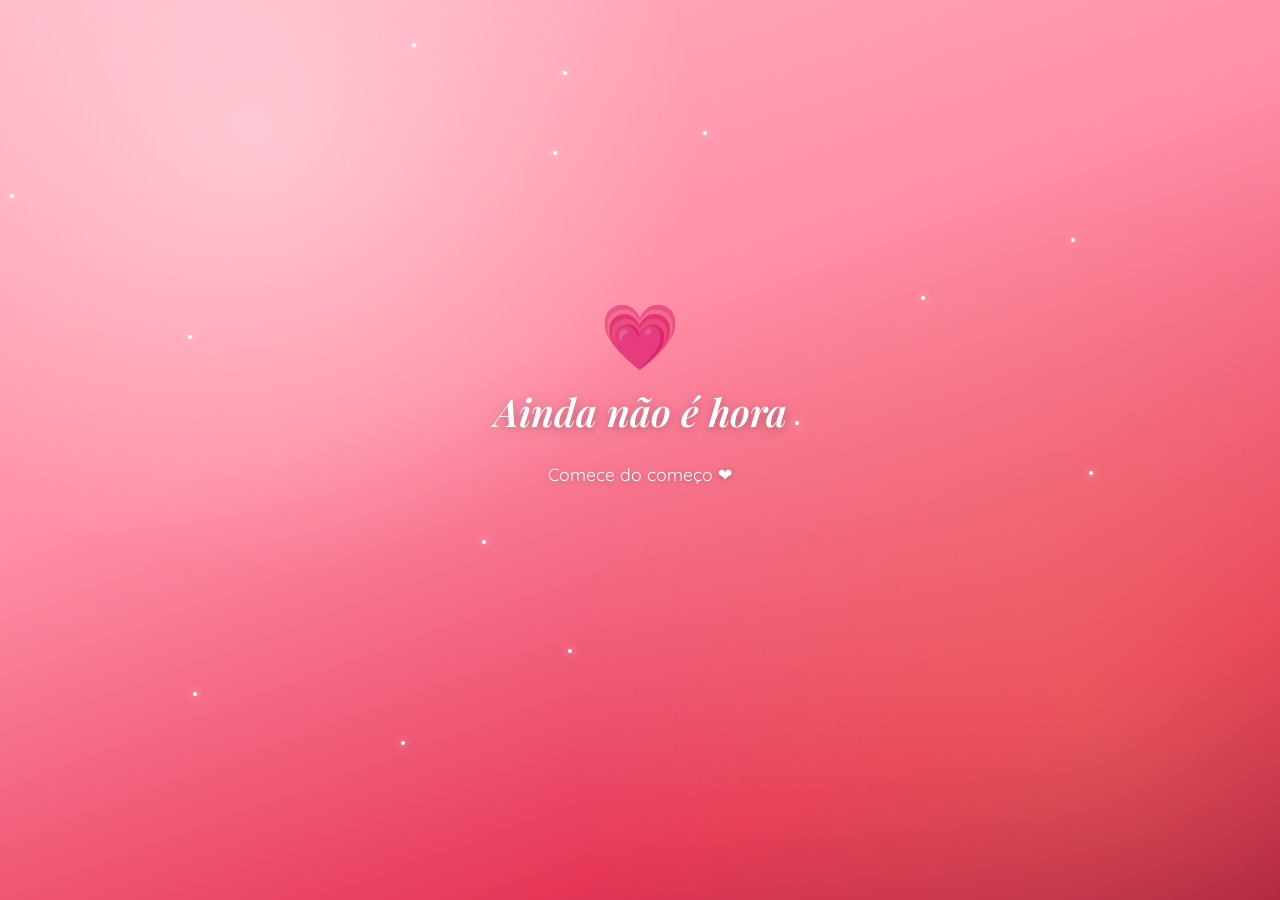
<file: index.html>
<!doctype html>
<html lang="pt-BR">
<head>
<meta charset="utf-8">
<meta name="viewport" content="width=device-width,initial-scale=1,viewport-fit=cover">
<meta name="robots" content="noindex,nofollow">
<meta name="theme-color" content="#e63757">
<link rel="icon" href="data:image/svg+xml,%3Csvg xmlns=%22http://www.w3.org/2000/svg%22 viewBox=%220 0 100 100%22%3E%3Ctext y=%22.9em%22 font-size=%2290%22%3E%E2%9D%A4%EF%B8%8F%3C/text%3E%3C/svg%3E"><title>Pra você, Pri ❤️</title>
<link rel="preconnect" href="https://fonts.googleapis.com"><link rel="preconnect" href="https://fonts.gstatic.com" crossorigin><link href="https://fonts.googleapis.com/css2?family=Caveat:wght@500;600&family=Playfair+Display:ital,wght@1,600&family=Quicksand:wght@500;600;700&display=swap" rel="stylesheet">
<link rel="stylesheet" href="assets/style.css">
</head>
<body data-step="0">
<main id="app"></main>
<script src="assets/jsQR.js"></script>
<script src="assets/app.js"></script>
</body>
</html>
</file>
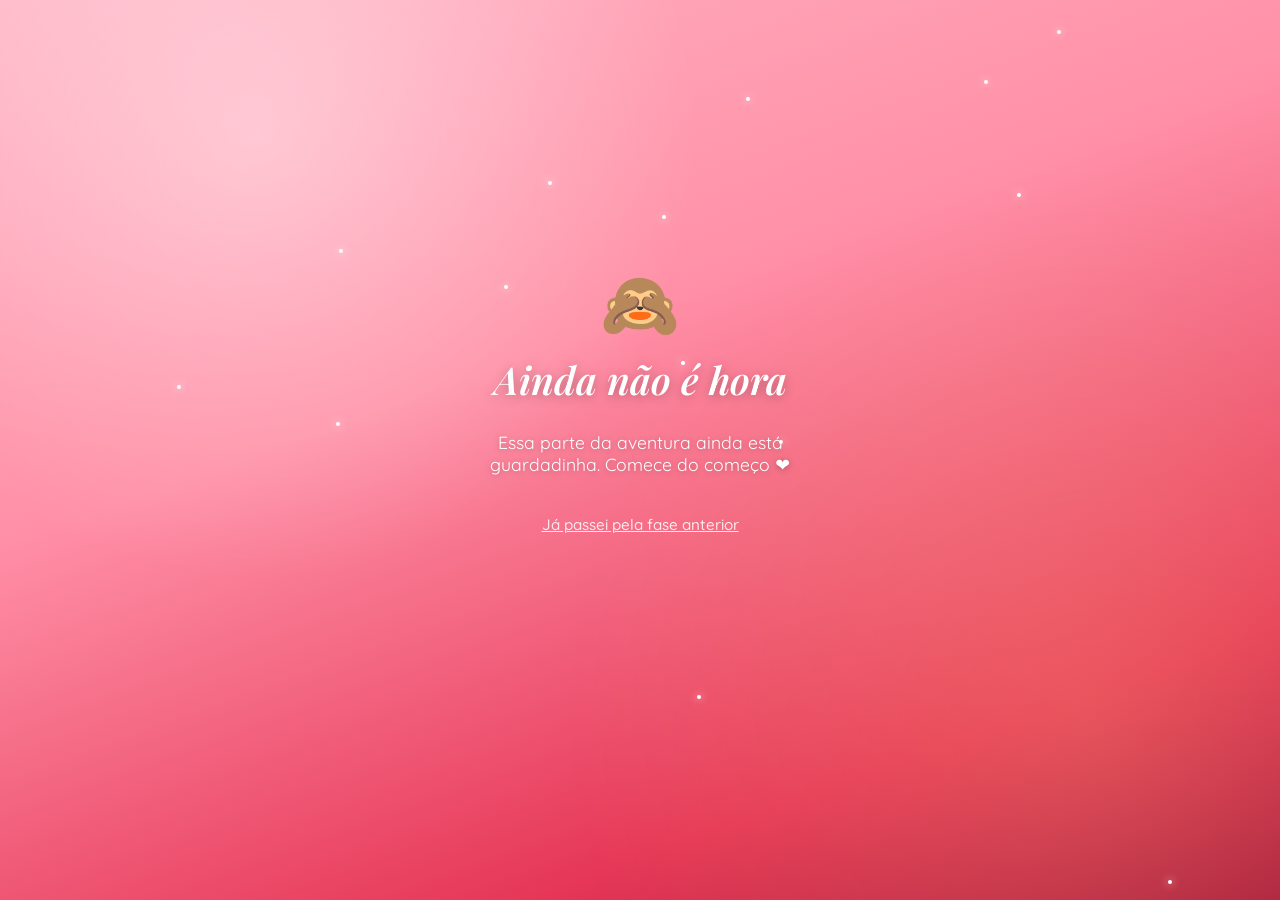
<file: f/2d7e6b2c6a9a/index.html>
<!doctype html>
<html lang="pt-BR">
<head>
<meta charset="utf-8">
<meta name="viewport" content="width=device-width,initial-scale=1,viewport-fit=cover">
<meta name="robots" content="noindex,nofollow">
<meta name="theme-color" content="#e63757">
<link rel="icon" href="data:image/svg+xml,%3Csvg xmlns=%22http://www.w3.org/2000/svg%22 viewBox=%220 0 100 100%22%3E%3Ctext y=%22.9em%22 font-size=%2290%22%3E%E2%9D%A4%EF%B8%8F%3C/text%3E%3C/svg%3E"><title>Pra você, Pri ❤️</title>
<link rel="preconnect" href="https://fonts.googleapis.com"><link rel="preconnect" href="https://fonts.gstatic.com" crossorigin><link href="https://fonts.googleapis.com/css2?family=Caveat:wght@500;600&family=Playfair+Display:ital,wght@1,600&family=Quicksand:wght@500;600;700&display=swap" rel="stylesheet">
<link rel="stylesheet" href="../../assets/style.css">
</head>
<body data-step="2">
<main id="app"></main>
<script src="../../assets/jsQR.js"></script>
<script src="../../assets/app.js"></script>
</body>
</html>
</file>
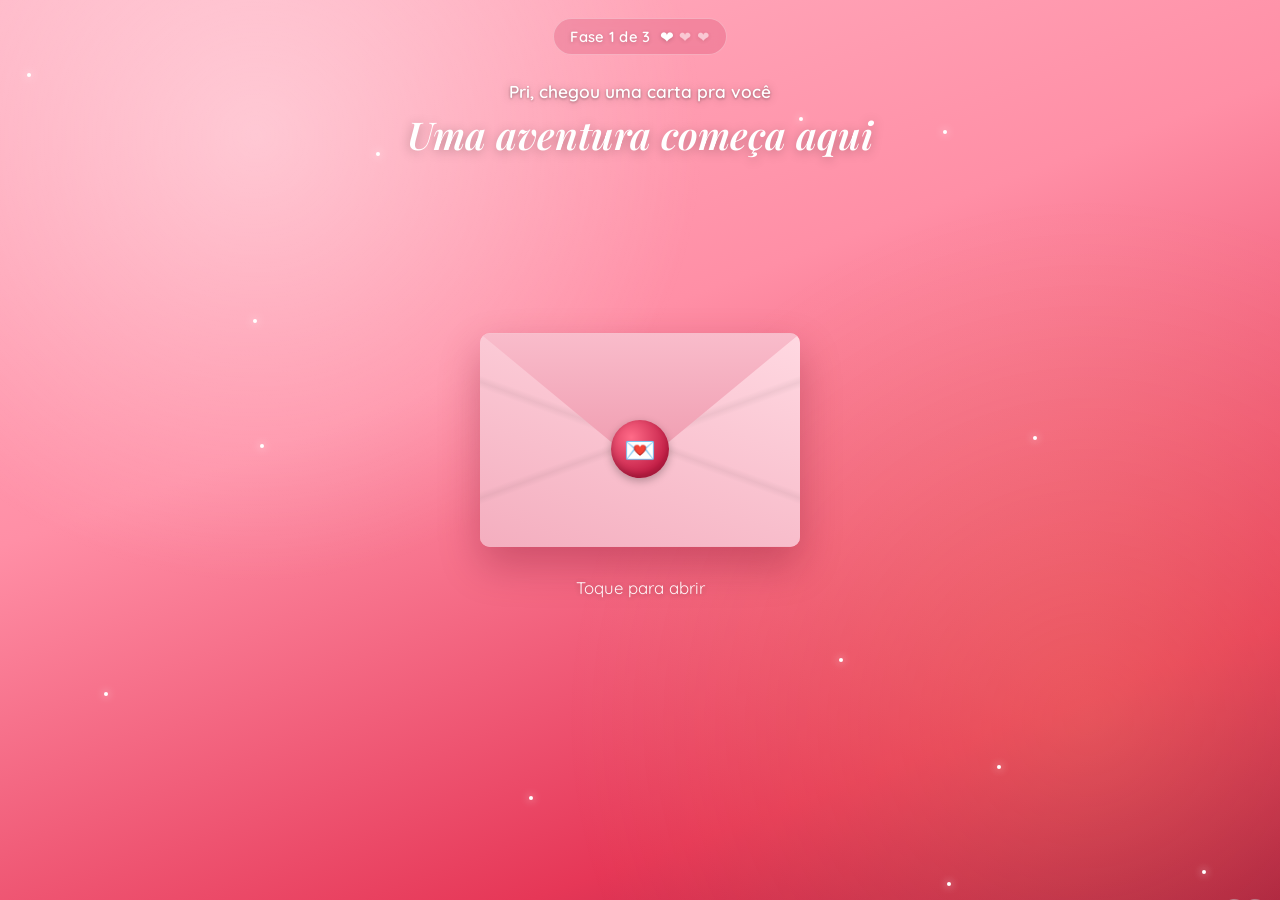
<file: f/7e2d624bb694/index.html>
<!doctype html>
<html lang="pt-BR">
<head>
<meta charset="utf-8">
<meta name="viewport" content="width=device-width,initial-scale=1,viewport-fit=cover">
<meta name="robots" content="noindex,nofollow">
<meta name="theme-color" content="#e63757">
<link rel="icon" href="data:image/svg+xml,%3Csvg xmlns=%22http://www.w3.org/2000/svg%22 viewBox=%220 0 100 100%22%3E%3Ctext y=%22.9em%22 font-size=%2290%22%3E%E2%9D%A4%EF%B8%8F%3C/text%3E%3C/svg%3E"><title>Pra você, Pri ❤️</title>
<link rel="preconnect" href="https://fonts.googleapis.com"><link rel="preconnect" href="https://fonts.gstatic.com" crossorigin><link href="https://fonts.googleapis.com/css2?family=Caveat:wght@500;600&family=Playfair+Display:ital,wght@1,600&family=Quicksand:wght@500;600;700&display=swap" rel="stylesheet">
<link rel="stylesheet" href="../../assets/style.css">
</head>
<body data-step="1">
<main id="app"></main>
<script src="../../assets/jsQR.js"></script>
<script src="../../assets/app.js"></script>
</body>
</html>
</file>
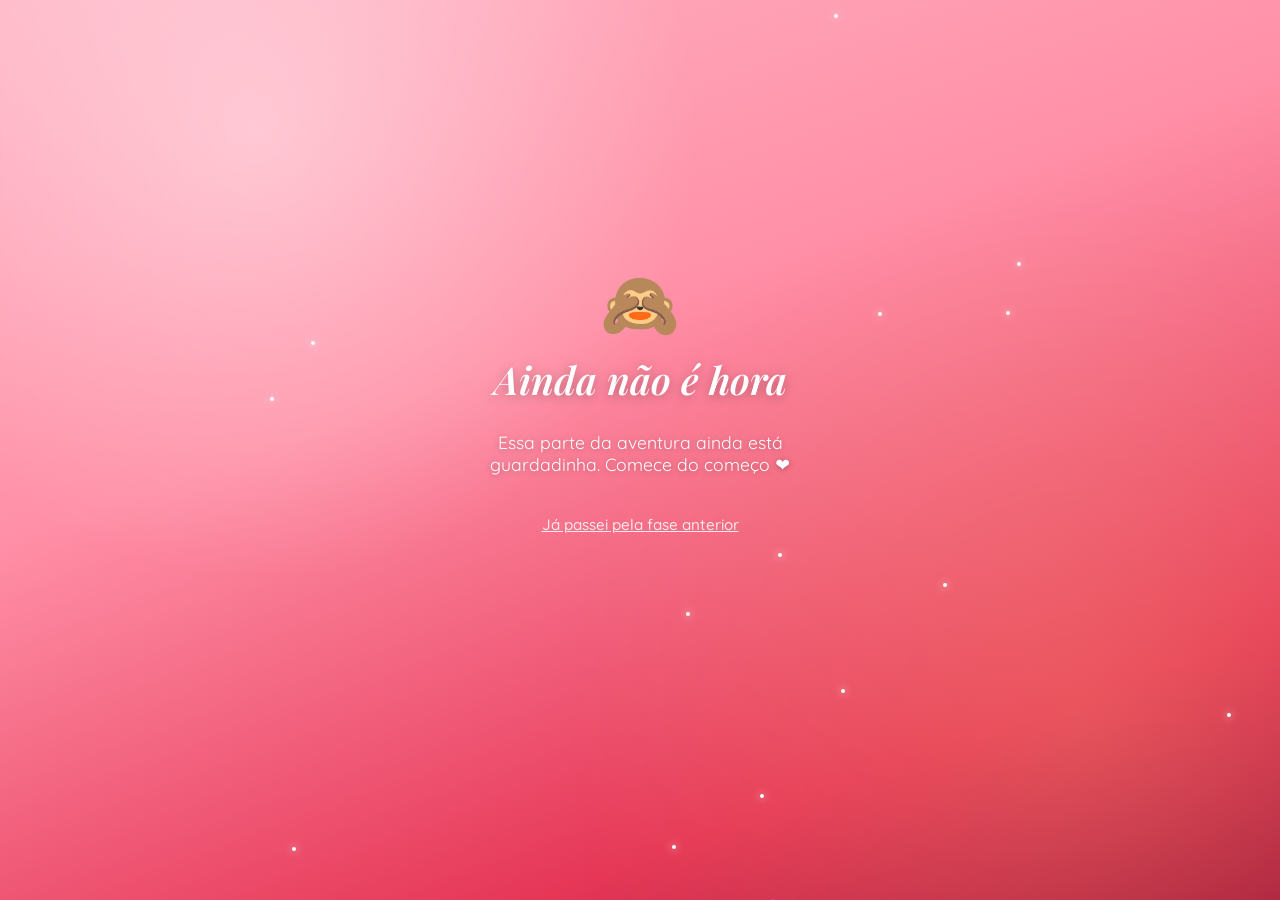
<file: f/9bf3e1d763c5/index.html>
<!doctype html>
<html lang="pt-BR">
<head>
<meta charset="utf-8">
<meta name="viewport" content="width=device-width,initial-scale=1,viewport-fit=cover">
<meta name="robots" content="noindex,nofollow">
<meta name="theme-color" content="#e63757">
<link rel="icon" href="data:image/svg+xml,%3Csvg xmlns=%22http://www.w3.org/2000/svg%22 viewBox=%220 0 100 100%22%3E%3Ctext y=%22.9em%22 font-size=%2290%22%3E%E2%9D%A4%EF%B8%8F%3C/text%3E%3C/svg%3E"><title>Pra você, Pri ❤️</title>
<link rel="preconnect" href="https://fonts.googleapis.com"><link rel="preconnect" href="https://fonts.gstatic.com" crossorigin><link href="https://fonts.googleapis.com/css2?family=Caveat:wght@500;600&family=Playfair+Display:ital,wght@1,600&family=Quicksand:wght@500;600;700&display=swap" rel="stylesheet">
<link rel="stylesheet" href="../../assets/style.css">
</head>
<body data-step="3">
<main id="app"></main>
<script src="../../assets/jsQR.js"></script>
<script src="../../assets/app.js"></script>
</body>
</html>
</file>
<file: assets/style.css>
:root{--rose:#e63757;--rose-d:#b81f43;--blush:#ffd6e0;--paper:#fffaf5;--ink:#5a2a36;--gold:#d9a441}
*{box-sizing:border-box;-webkit-tap-highlight-color:transparent}
html,body{margin:0;min-height:100%;height:100%}
body{font-family:Quicksand,system-ui,sans-serif;color:#fff;background:linear-gradient(160deg,#ffb3c4 0%,#ff8fa6 40%,#e63757 80%,#a9183c 100%) fixed;overflow-x:hidden;display:flex;flex-direction:column;align-items:center}
body::before{content:"";position:fixed;inset:0;background:radial-gradient(circle at 20% 15%,#fff6 0,transparent 35%),radial-gradient(circle at 85% 80%,#ffd27a33 0,transparent 40%);pointer-events:none;z-index:0}
.h{position:fixed;bottom:-40px;animation:up linear infinite;opacity:.65;z-index:0;pointer-events:none;user-select:none}
@keyframes up{to{transform:translateY(-115vh) rotate(25deg);opacity:0}}
.sparkle{position:fixed;width:4px;height:4px;border-radius:50%;background:#fff;box-shadow:0 0 8px #fff;animation:tw 3s ease-in-out infinite;z-index:0;pointer-events:none}
@keyframes tw{50%{opacity:.1;transform:scale(.4)}}
#app{position:relative;z-index:2;width:100%;max-width:520px;min-height:100%;display:flex;flex-direction:column;align-items:center;padding:calc(18px + env(safe-area-inset-top)) 20px calc(120px + env(safe-area-inset-bottom))}

/* progress */
.progress{display:flex;align-items:center;gap:10px;background:#c21d4533;border:1px solid #ffffff55;backdrop-filter:blur(8px);-webkit-backdrop-filter:blur(8px);padding:8px 16px;border-radius:999px;font-weight:600;letter-spacing:.3px;font-size:.92rem;text-shadow:0 1px 4px #0003;animation:fade .8s ease both}
.progress .dots{display:flex;gap:6px}
.progress .dot{font-size:.9rem;filter:grayscale(1) brightness(1.6);opacity:.55;transition:.4s}
.progress .dot.on{filter:none;opacity:1;transform:scale(1.15)}

.kicker{margin:26px 0 6px;font-size:1.08rem;font-weight:600;text-align:center;text-shadow:0 1px 3px #0005,0 1px 10px #0004;animation:fade 1s .2s ease both}
.headline{font-family:'Playfair Display',Georgia,serif;font-style:italic;font-weight:600;font-size:clamp(1.7rem,7.5vw,2.4rem);text-align:center;margin:0 0 8px;text-shadow:0 2px 12px #0004;animation:fade 1s .35s ease both}

/* envelope */
.stage{flex:1;display:flex;flex-direction:column;align-items:center;justify-content:center;width:100%;min-height:340px}
.envelope{position:relative;width:min(78vw,320px);aspect-ratio:3/2;cursor:pointer;perspective:900px;animation:float 3.2s ease-in-out infinite,drop 1.1s cubic-bezier(.2,1.4,.4,1) both;outline:none}
.envelope:focus-visible{filter:drop-shadow(0 0 10px #fff)}
@keyframes float{50%{transform:translateY(-10px) rotate(-1deg)}}
@keyframes drop{from{opacity:0;transform:translateY(-80px) scale(.7) rotate(-8deg)}}
.env-back{position:absolute;inset:0;background:linear-gradient(160deg,#f7c7d2,#eea1b3);border-radius:10px;box-shadow:0 18px 40px #7a0f2a55}
.env-letter{position:absolute;left:7%;right:7%;top:8%;height:84%;background:var(--paper);border-radius:6px;box-shadow:0 2px 8px #0002;transition:transform 1s cubic-bezier(.3,.8,.3,1) .45s;display:flex;align-items:flex-start;justify-content:center;padding-top:14%;color:var(--rose);font-family:Caveat,cursive;font-size:1.5rem}
.env-front{position:absolute;inset:0;border-radius:10px;background:linear-gradient(200deg,#ffd9e2,#f4aebf);clip-path:polygon(0 0,50% 58%,100% 0,100% 100%,0 100%);z-index:3}
.env-front::after{content:"";position:absolute;inset:0;background:linear-gradient(20deg,transparent 48%,#0000000d 50%,transparent 52%),linear-gradient(-20deg,transparent 48%,#0000000d 50%,transparent 52%)}
.env-flap{position:absolute;left:0;right:0;top:0;height:62%;background:linear-gradient(180deg,#f9bccb,#ef9aae);clip-path:polygon(0 0,100% 0,50% 100%);transform-origin:top;transition:transform .7s ease,z-index 0s .35s;z-index:4;border-radius:10px 10px 0 0}
.seal{position:absolute;left:50%;top:54%;transform:translate(-50%,-50%);width:58px;height:58px;border-radius:50%;background:radial-gradient(circle at 35% 30%,#ff6b88,#c21d45 70%);box-shadow:0 3px 8px #0004,inset 0 -3px 6px #0003;display:flex;align-items:center;justify-content:center;font-size:1.6rem;z-index:5;transition:.4s}
.envelope.open{animation:none}
.envelope.open .seal{transform:translate(-50%,-50%) scale(0);opacity:0}
.envelope.open .env-flap{transform:rotateX(180deg);z-index:1}
.envelope.open .env-letter{transform:translateY(-62%)}
.envelope.gone{transition:opacity .6s,transform .6s;opacity:0;transform:scale(1.15) translateY(-20px)}
.tap{margin-top:30px;font-size:1.05rem;opacity:.95;animation:pulse 1.8s ease-in-out infinite;text-shadow:0 1px 6px #0004}
@keyframes pulse{50%{opacity:.45;transform:scale(.97)}}

/* letter card */
.card{position:relative;width:100%;margin-top:26px;background:var(--paper);color:var(--ink);border-radius:18px;padding:34px 26px 30px;box-shadow:0 24px 60px #6d0b2566,0 0 0 1px #fff inset;background-image:linear-gradient(transparent 0 calc(100% - 1px),#f3d9de 0),linear-gradient(180deg,#fffaf5,#fff1ec);background-size:100% 2.1rem,100% 100%;animation:unfold 1s cubic-bezier(.2,.9,.3,1.2) both;transform-origin:top center}
.card::before{content:"";position:absolute;top:-14px;left:50%;transform:translateX(-50%);width:84px;height:26px;background:#ffc2cfcc;border-radius:3px;box-shadow:0 2px 4px #0001;rotate:-3deg}
@keyframes unfold{from{opacity:0;transform:perspective(800px) rotateX(-70deg) translateY(-30px)}}
.card h2{font-family:'Playfair Display',Georgia,serif;font-style:italic;font-weight:600;color:var(--rose);font-size:1.7rem;margin:0 0 14px}
.card .body p{font-family:Caveat,cursive;font-size:1.65rem;line-height:2.1rem;margin:0 0 2.1rem;opacity:0;animation:fade .9s ease forwards}
.card .body p:last-child{margin-bottom:0}
.card .sign{font-family:Caveat,cursive;font-size:1.8rem;text-align:right;color:var(--rose-d);margin-top:14px;opacity:0;animation:fade 1s ease forwards}
.hint{margin-top:22px;text-align:center;font-size:.98rem;text-shadow:0 1px 5px #0004;opacity:0;animation:fade 1s ease forwards}
@keyframes fade{from{opacity:0;transform:translateY(10px)}to{opacity:1;transform:none}}

/* bottom actions */
.actions{position:fixed;left:0;right:0;bottom:0;z-index:20;display:flex;justify-content:center;padding:0 20px calc(18px + env(safe-area-inset-bottom));pointer-events:none;opacity:0;transform:translateY(30px);transition:.6s}
.actions.show{opacity:1;transform:none}
.actions .inner{width:100%;max-width:520px;display:flex;align-items:center;justify-content:space-between;pointer-events:auto}
.typebtn{background:#ffffff33;border:1px solid #ffffff77;color:#fff;font:600 .95rem Quicksand,sans-serif;padding:11px 16px;border-radius:999px;backdrop-filter:blur(8px);-webkit-backdrop-filter:blur(8px);cursor:pointer}
.cambtn{width:68px;height:68px;border-radius:50%;border:none;background:linear-gradient(145deg,#fff,#ffe1e8);color:var(--rose);box-shadow:0 10px 26px #7a0f2a66,0 0 0 6px #ffffff40;display:flex;align-items:center;justify-content:center;cursor:pointer;animation:ring 2.4s ease-out infinite}
.cambtn svg{width:32px;height:32px}
@keyframes ring{0%{box-shadow:0 10px 26px #7a0f2a66,0 0 0 0 #ffffffaa}70%{box-shadow:0 10px 26px #7a0f2a66,0 0 0 16px #ffffff00}100%{box-shadow:0 10px 26px #7a0f2a66,0 0 0 0 #ffffff00}}

/* overlays */
.overlay{position:fixed;inset:0;z-index:50;background:#2a0a14e6;display:flex;flex-direction:column;align-items:center;justify-content:center;padding:24px;animation:fade .3s ease both}
.overlay[hidden]{display:none}
.scanbox{position:relative;width:min(84vw,380px);aspect-ratio:1;border-radius:22px;overflow:hidden;background:#000;box-shadow:0 0 0 3px #ffffff33}
.scanbox video{width:100%;height:100%;object-fit:cover;display:block}
.scanbox .frame{position:absolute;inset:14%;border-radius:16px;box-shadow:0 0 0 999px #0006;border:3px solid #ffffffcc}
.scanbox .line{position:absolute;left:16%;right:16%;height:2px;background:linear-gradient(90deg,transparent,#ff8fa3,transparent);top:16%;animation:scan 2s ease-in-out infinite alternate}
@keyframes scan{to{top:84%}}
.ov-title{font-family:'Playfair Display',Georgia,serif;font-style:italic;font-size:1.5rem;margin:0 0 16px;text-align:center}
.ov-msg{min-height:1.5em;margin:16px 0 4px;text-align:center;font-size:1rem}
.ov-msg.err{color:#ffc0cc}
.ov-row{display:flex;gap:12px;margin-top:14px;flex-wrap:wrap;justify-content:center}
.btn{background:#fff;color:var(--rose);border:none;font:700 1rem Quicksand,sans-serif;padding:12px 22px;border-radius:999px;cursor:pointer;box-shadow:0 6px 16px #0003}
.btn.ghost{background:transparent;color:#fff;border:1px solid #ffffff88;box-shadow:none}
.codeinput{font:700 1.8rem/1 Quicksand,monospace;letter-spacing:.45em;text-transform:uppercase;text-align:center;width:min(78vw,300px);padding:14px 10px 14px 24px;border-radius:16px;border:2px solid #ffffff88;background:#ffffff1a;color:#fff;outline:none}
.codeinput:focus{border-color:#fff;background:#ffffff2a}
.shake{animation:shake .45s}
@keyframes shake{20%,60%{transform:translateX(-8px)}40%,80%{transform:translateX(8px)}}
.success{position:fixed;inset:0;z-index:60;display:flex;align-items:center;justify-content:center;font-size:5rem;background:radial-gradient(circle,#ff8fa3ee,#e63757f5);animation:fade .3s both}
.success span{animation:beat .8s ease infinite}
@keyframes beat{30%{transform:scale(1.25)}}

/* locked */
.locked{flex:1;display:flex;flex-direction:column;align-items:center;justify-content:center;text-align:center;animation:fade 1s ease both}
.locked .big{font-size:4rem;margin-bottom:10px;animation:float 3s ease-in-out infinite}
.locked p{font-size:1.1rem;max-width:340px;text-shadow:0 1px 6px #0004}
.link{background:none;border:none;color:#fff;text-decoration:underline;font:500 .95rem Quicksand,sans-serif;opacity:.85;margin-top:22px;cursor:pointer}
@media (prefers-reduced-motion:reduce){*{animation-duration:.01s!important;animation-iteration-count:1!important;transition-duration:.01s!important}}

/* ---------- fase 3: cadeado ---------- */
.lockpanel{width:100%;margin-top:22px;display:flex;flex-direction:column;align-items:center;animation:fade 1s ease both}
.padlock{width:86px;height:100px;margin:4px 0 14px;filter:drop-shadow(0 8px 16px #7a0f2a66)}
.padlock svg{width:100%;height:100%;overflow:visible}
.padlock .shackle{stroke:#f3d9a0;transition:transform .8s cubic-bezier(.3,1.6,.5,1);transform-origin:88px 64px}
.padlock .body{fill:#e0ac48}
.padlock .hole{fill:#7a4a10}
.lockpanel.open .padlock .shackle{transform:translateY(-16px) rotate(28deg)}
.lockpanel.open .padlock{animation:beat .7s ease 2}
.dials{width:100%;display:flex;flex-direction:column;gap:12px}
.dial{background:#fffaf5;color:var(--ink);border-radius:18px;padding:14px 14px 12px;box-shadow:0 12px 30px #6d0b2540;border:2px solid transparent;transition:opacity .4s,filter .4s,border-color .3s,box-shadow .3s}
.dial-head{display:flex;gap:10px;align-items:flex-start}
.dial-n{flex:none;width:26px;height:26px;border-radius:50%;background:var(--rose);color:#fff;font:700 .85rem/26px Quicksand,sans-serif;text-align:center;margin-top:3px}
.clue{margin:0;font-family:Caveat,cursive;font-size:1.32rem;line-height:1.55rem}
.entry{position:relative;display:flex;align-items:center;justify-content:center;gap:12px;margin-top:12px}
.num{width:92px;height:72px;border-radius:16px;border:none;background:linear-gradient(180deg,#3a1520,#5a2131 50%,#3a1520);color:#fff;font:700 2.4rem/1 Quicksand,monospace;text-align:center;letter-spacing:.06em;box-shadow:inset 0 6px 12px #0007,inset 0 -6px 12px #0007;outline:none;caret-color:#ff8fa3;transition:box-shadow .3s,background .3s;-webkit-appearance:none;appearance:none}
.num::placeholder{color:#ffffff40}
.num:focus{box-shadow:inset 0 6px 12px #0007,0 0 0 3px #ff8fa3}
.num:disabled{opacity:1;-webkit-text-fill-color:currentColor}
.test{height:52px;min-width:112px;padding:0 18px;border:none;border-radius:999px;background:var(--rose);color:#fff;font:700 1.02rem Quicksand,sans-serif;box-shadow:0 6px 14px #b81f4355;cursor:pointer;touch-action:manipulation;transition:background .3s,opacity .3s}
.test:active{transform:scale(.96)}
.test:disabled{background:#c9a0aa;box-shadow:none;cursor:default}
.state{position:absolute;right:0;top:50%;transform:translateY(-50%);font-size:1.3rem;width:28px;text-align:center}
.dmsg{min-height:1.2em;margin:8px 0 0;text-align:center;font-size:.92rem;font-weight:600;color:#c21d45}
.dial.bad{border-color:#e0243f;box-shadow:0 12px 30px #6d0b2540,0 0 0 4px #e0243f33}
.dial.bad .num{box-shadow:inset 0 6px 12px #0007,0 0 0 3px #e0243f;color:#ff8a9b}
.dial.flash{animation:shake .45s,flashr .9s}
@keyframes flashr{0%,60%{background:#ffe0e4}}
.dial.ok{border-color:#22b067;box-shadow:0 12px 30px #0d5a3233,0 0 0 4px #22b06733}
.dial.ok .num{background:linear-gradient(180deg,#0f4d2e,#17794a 50%,#0f4d2e);box-shadow:inset 0 6px 12px #0006,0 0 0 3px #22b067;color:#d9ffe9}
.dial.ok .test{background:#22b067;opacity:.85}
.dial.ok .state{color:#22b067;font-weight:700;font-size:1.6rem}
.dial.locked{opacity:.42;filter:grayscale(.7);pointer-events:none}
.dial.pop{animation:popd .5s ease}
@keyframes popd{40%{transform:scale(1.04)}}
.card.done{text-align:center;margin-top:22px}
.card.done .body p{margin:0}
.burst{position:fixed;left:50%;top:40%;z-index:40;font-size:1.6rem;pointer-events:none;animation:burst 1.8s cubic-bezier(.2,.8,.3,1) forwards}
@keyframes burst{from{transform:translate(-50%,-50%) scale(.3);opacity:1}to{transform:translate(calc(-50% + var(--x)),calc(-50% + var(--y))) scale(1.2);opacity:0}}

/* ---------- música final ---------- */
.card.done.pending{position:absolute;left:-9999px;width:320px;opacity:0;pointer-events:none;animation:none}
.card.done h2{margin-bottom:6px}
.song-name{margin:10px 0 16px;font:700 1.08rem Quicksand,sans-serif;color:var(--rose-d)}
.player{position:relative;width:100%;aspect-ratio:16/9;border-radius:14px;overflow:hidden;background:#3a1520 center/cover no-repeat;box-shadow:0 10px 24px #6d0b2540}
.player::after{content:"🎵";position:absolute;inset:0;display:flex;align-items:center;justify-content:center;font-size:2.6rem;background:#3a152066}
.card.has-frame .player::after{display:none}
.player iframe{position:absolute;inset:0;width:100%;height:100%;border:0}
.play-big{display:block;width:100%;margin:16px 0 0;height:58px;border:none;border-radius:999px;background:linear-gradient(135deg,#ff5c7a,var(--rose-d));color:#fff;font:700 1.25rem Quicksand,sans-serif;box-shadow:0 10px 22px #b81f4366;cursor:pointer;touch-action:manipulation;animation:pulse 1.8s ease-in-out infinite}
.card.playing .play-big{animation:none;background:#c9a0aa;box-shadow:none;font-size:1.05rem;height:46px}
.yt-link{display:inline-block;margin-top:12px;font-size:.88rem;color:var(--rose-d);opacity:.8}
</file>
